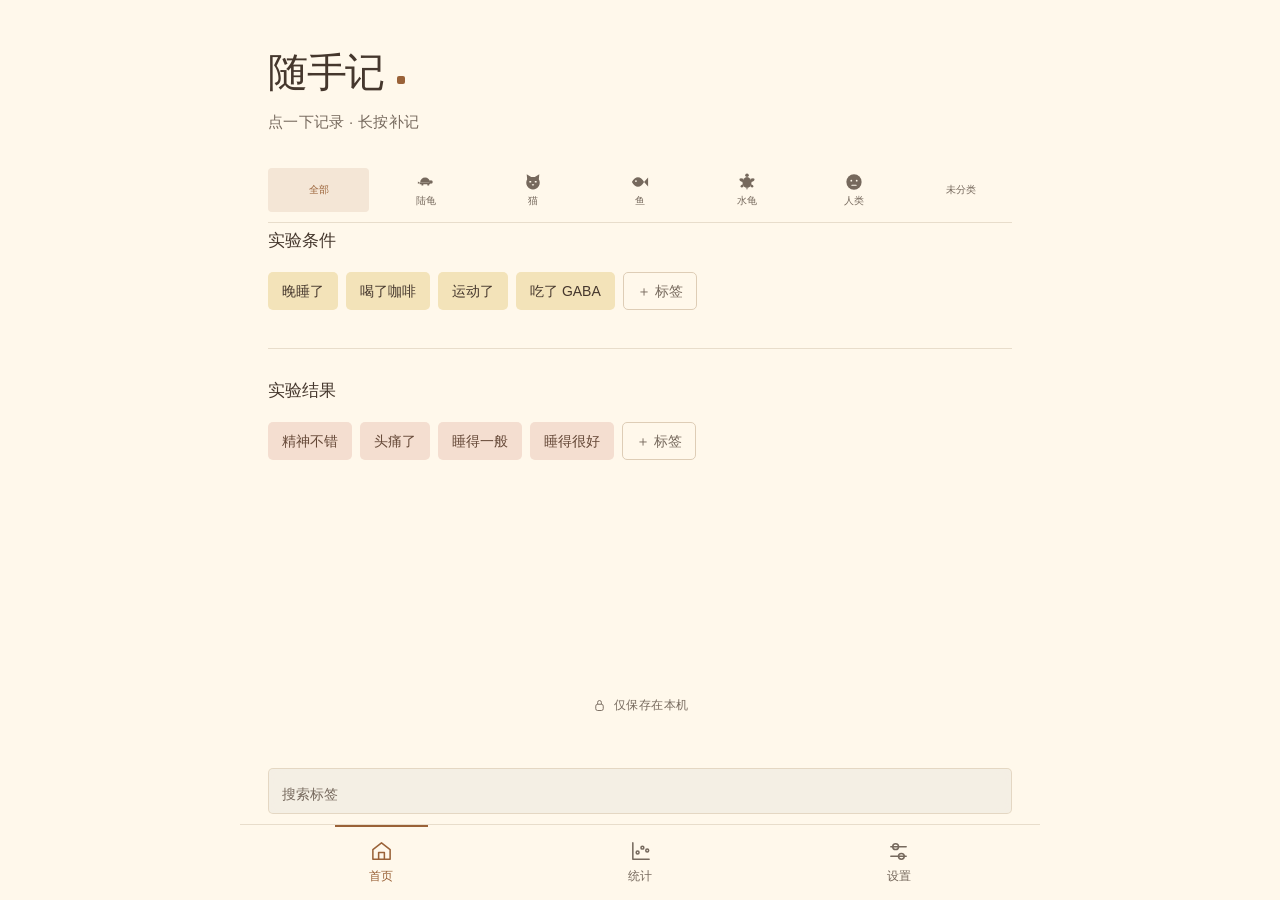
<file: index.html>
<!doctype html>
<html lang="zh-CN">
<head>
  <meta charset="UTF-8">
  <meta name="viewport" content="width=device-width, initial-scale=1, viewport-fit=cover">
  <meta name="theme-color" content="#fff8eb">
  <meta name="description" content="点一下，记一次。只保存在本机的实验记录。">
  <link rel="manifest" href="./manifest.webmanifest">
  <link rel="icon" href="./icon.svg" type="image/svg+xml">
  <link rel="apple-touch-icon" href="./icon-192.png">
  <link rel="stylesheet" href="./style.css?v=43">
  <title>随手记</title>
</head>
<body>
  <main class="app">
    <aside id="demo-banner" class="demo-banner" hidden>模拟数据 · 9月1日—29日<a href="./">返回真实记录</a></aside>
    <div id="page-home" class="page">
    <header><h1>随手记<span class="title-dot" aria-hidden="true"></span></h1><p>点一下记录 · 长按补记</p></header>
    <div id="home-icons" class="icon-choices" role="group" aria-label="按图标筛选标签"></div>
    <input id="home-search" type="search" aria-label="搜索标签" placeholder="搜索标签" autocomplete="off">
    <section aria-labelledby="conditions-title"><h2 id="conditions-title">实验条件</h2><div id="conditions" class="tags" aria-busy="true"></div></section>
    <section aria-labelledby="results-title"><h2 id="results-title">实验结果</h2><div id="results" class="tags results" aria-busy="true"></div></section>
    </div>
    <div id="page-stats" class="page" hidden>
      <header><h1>统计</h1><p>把发生的事，放在一起看</p></header>
      <section><h2>实验条件 <small>可多选</small></h2><div id="filter-conditions" class="tags"></div></section>
      <section><h2>实验结果 <small>选一个，可取消</small></h2><div id="filter-results" class="tags results"></div></section>
      <section class="stats-settings"><h2>统计设置 <small>适用于下方所有图表</small></h2><div class="chart-heading"><label class="period-label">周期<select id="timeline-unit"><option value="day">每天</option><option value="week">每周</option><option value="month">每月</option></select></label><label class="period-label">月份<input type="month" id="chart-month" aria-label="统计月份"></label><button id="all-time" class="quiet-button" type="button" aria-pressed="false">全部</button></div><div class="offset-controls"><span>结果对照条件</span><select id="offset-direction" aria-label="对照方向"><option value="0">同一周期</option><option value="1">前</option><option value="-1">后</option></select><input aria-label="偏移周期数" id="offset-count" type="number" min="1" max="365" step="1" value="1" disabled><span>个周期</span></div><p id="offset-help" class="chart-help"></p></section><section class="chart-section"><h2>周期对照</h2><p class="chart-help">每列以结果周期为准，条件按偏移对齐；左右滑动查看日期。</p><div id="dot-chart"></div><p id="point-detail" class="point-detail" role="status">点选圆点，查看具体时间。</p></section>
      <section class="scatter-section" data-needs-pair hidden>
        <h2>看看关联 <small id="association-kind">散点图</small></h2>
        <p id="association-help" class="chart-help">横轴看条件，纵轴看结果；每个点代表一个周期。</p>
        <div class="scatter-controls">
          <fieldset class="association-conditions"><legend>横轴条件 · 可多选</legend><div id="scatter-condition"></div></fieldset>

        </div>
        <p id="scatter-summary" class="chart-help" role="status"></p>
        <div id="scatter-plot"></div>
        <p id="scatter-detail" class="point-detail" role="status"></p>
        <p id="scatter-note" class="chart-help"></p>
      </section>
      <section class="scatter-section" data-needs-pair hidden><h2>看看关联 <small>时间段</small></h2><label class="period-label">实验条件 · 单选<select id="time-condition"></select></label><p class="chart-help">按每条条件记录的实际时刻，对照结果已记录与未记录；共用上方的周期与偏移。</p><div id="time-chart"></div><p id="time-detail" class="point-detail" role="status"></p><p class="chart-help">纵轴按本地时间精确到分钟，同周期多次记录分别绘制。未记录不等于未发生，关联不代表因果。</p></section>
      <section id="numeric-section" hidden><h2>数值趋势</h2><p class="chart-help">横轴为实际日期，纵轴为数值。每个点是一条记录，不按周期合并，也不使用条件偏移。</p><div id="numeric-charts"></div></section>
      <button id="view-records" class="records-entry" type="button">查看全部记录 <span>→</span></button>
    </div>
    <div id="page-records" class="page" hidden>
      <button id="records-back" type="button" class="quiet-button">← 返回统计</button>
      <header><h1>记录详情</h1><p>从新到旧，查看每一次记录</p></header>
      <div class="record-filters">
        <label>搜索标签<input id="records-search" type="search" placeholder="输入标签名称"></label>
        <label>分组<select id="records-group"><option value="">全部</option><option value="conditions">实验条件</option><option value="results">实验结果</option></select></label>
        <label>开始日期<input id="records-from" type="date"></label><label>结束日期<input id="records-to" type="date"></label>
      </div><button id="records-reset" class="quiet-button" type="button">清除筛选</button>
      <p id="records-summary" class="chart-help" role="status"></p><div id="records-list"></div><button id="records-more" type="button" class="quiet-button" hidden>加载更多</button>
    </div>
    <div id="page-settings" class="page" hidden>
      <header><h1>设置</h1><p>留下常用的标签</p></header>
      <p class="settings-help">点击标签所在行修改；删除后首页不再显示，历史记录保留。</p>
      <section><h2>实验条件</h2><div id="manage-conditions"></div></section>
      <section><h2>实验结果</h2><div id="manage-results"></div></section>
      <section><h2>应用更新 <small>v43</small></h2><button id="check-update" class="quiet-button" type="button">检查更新</button><button id="apply-update" class="quiet-button" type="button" hidden>更新并重启</button><p id="update-status" class="chart-help" role="status">联网后可检查新版本，更新不会删除本机记录。</p></section>
      <section><h2>数据备份</h2><p class="chart-help">导出当前浏览器的全部标签和记录，包含已删除标签。请将文件保存到“文件”App 或其他安全位置。</p><button id="export-backup" class="quiet-button" type="button">导出备份</button><p id="backup-status" class="chart-help" role="status"></p><a id="backup-download" hidden>保存备份文件</a><button id="backup-share" class="quiet-button" type="button" hidden>分享／存储到文件</button><label class="import-label">导入备份<input id="import-file" type="file" accept=".json,application/json"></label><p id="import-status" class="chart-help" role="status"></p><button id="import-confirm" class="quiet-button" type="button" hidden>确认覆盖当前数据</button></section>
      <details id="archived-section"><summary>已删除的标签 <span id="archived-count"></span></summary><div id="archived-tags"></div></details>
    </div>
    <p id="error" class="error" role="alert" hidden></p>
    <footer><svg viewBox="0 0 24 24" fill="none" stroke="currentColor" stroke-width="1.5" aria-hidden="true"><rect x="6" y="10" width="12" height="10" rx="3"/><path d="M9 10V7a3 3 0 0 1 6 0v3"/></svg><span id="storage-status">仅保存在本机</span></footer>
  </main>
  <nav class="tabbar" aria-label="主导航">
    <button type="button" data-page="home" aria-current="page"><svg viewBox="0 0 24 24" aria-hidden="true"><path d="m3 10 9-7 9 7v10H3Z"/><path d="M9 20v-7h6v7"/></svg><span>首页</span></button>
    <button type="button" data-page="stats"><svg viewBox="0 0 24 24" aria-hidden="true"><path d="M4 3v17h17"/><circle cx="9" cy="13" r="1.5"/><circle cx="14" cy="8" r="1.5"/><circle cx="19" cy="11" r="1.5"/></svg><span>统计</span></button>
    <button type="button" data-page="settings"><svg viewBox="0 0 24 24" aria-hidden="true"><path d="M4 7h16M4 17h16"/><circle cx="9" cy="7" r="3"/><circle cx="15" cy="17" r="3"/></svg><span>设置</span></button>
  </nav>
  <div id="toast" class="toast" hidden><span id="toast-text" role="status" aria-live="polite"></span><button id="undo" type="button">撤销</button></div>
  <dialog id="add-dialog">
    <form id="add-form">
      <div class="dialog-heading"><h2 id="dialog-title">添加标签</h2><button type="button" id="close-dialog" class="close" aria-label="关闭">×</button></div>
      <label for="tag-name">标签名称</label>
      <input id="tag-name" name="name" maxlength="24" placeholder="例如：喝了咖啡" autocomplete="off" required>
      <fieldset class="icon-field"><legend>分类图标（选填）</legend><div id="tag-icons" class="icon-choices"></div></fieldset>
      <label for="tag-type">记录类型</label><select id="tag-type"><option value="event">普通标签 · 点一下记录</option><option value="number">数值标签 · 输入数字</option></select>
      <label id="tag-unit-wrap" hidden>单位（可选）<input id="tag-unit" maxlength="16" placeholder="例如：g、kg、℃"></label>
      <p id="form-error" class="form-error" role="alert"></p>
      <button id="add-submit" class="submit" type="submit" disabled>添加标签</button>
    </form>
  </dialog>
  <dialog id="record-dialog"><form id="record-form">
    <div class="dialog-heading"><h2 id="record-title">补记</h2><button type="button" id="record-close" class="close" aria-label="关闭记录">×</button></div>
    <div id="backfill-fields"><label>日期<input id="record-date" type="date" required></label><label>时间<select id="record-time"><option value="10:00">早上 10:00</option><option value="18:00">下午 18:00</option><option value="23:00">晚上 23:00</option></select></label></div>
    <label id="record-value-wrap">数值 <span id="record-unit"></span><input id="record-value" type="number" step="any" inputmode="decimal" placeholder="请输入数字"></label>
    <p id="record-error" class="form-error" role="alert"></p><button id="record-submit" class="submit" type="submit">保存记录</button>
  </form></dialog>
  <script type="module" src="./app.js?v=43"></script>
</body>
</html>
</file>
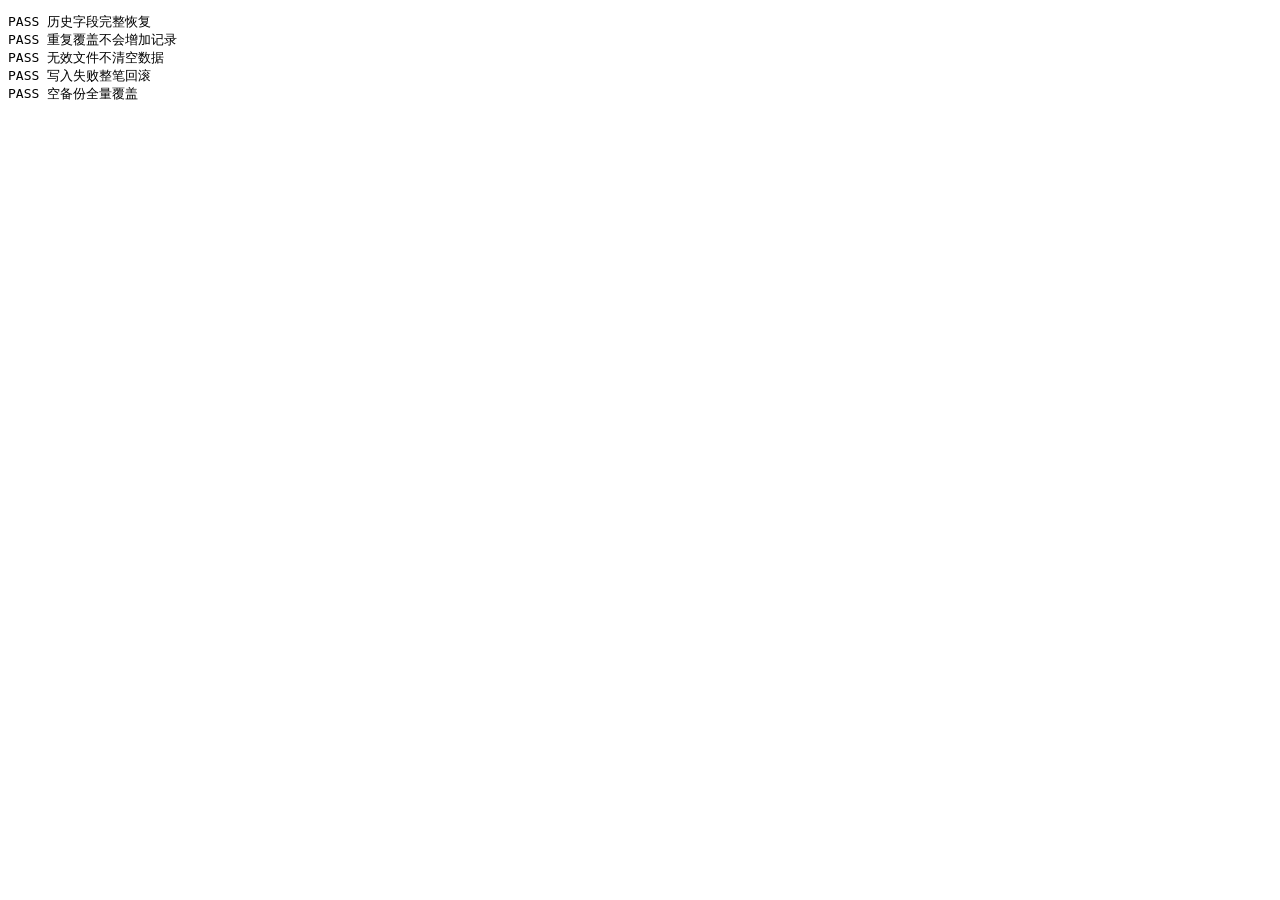
<file: tests/backup.html>
<!doctype html><meta charset="utf-8"><pre id="out">运行中</pre><script type="module">
import {openDatabase,exportBackup,importBackup} from '../storage.js?v=28';
const name='backup-test-'+crypto.randomUUID(),db=await openDatabase(name),lines=[];
const check=(v,s)=>{if(!v)throw Error(s);lines.push('PASS '+s)};
const data={format:'suishouji-backup',version:1,source:'personal',tags:[{id:'a',name:'A',group:'conditions',archived:true}],events:[{id:'e',tagId:'a',occurredAt:'2026-10-01T12:34:56Z',tagName:'旧名'}]};
try{
 await importBackup(db,data);let b=await exportBackup(db);check(b.tags[0].archived&&b.events[0].tagName==='旧名','历史字段完整恢复');
 await importBackup(db,data);check((await exportBackup(db)).events.length===1,'重复覆盖不会增加记录');
 let failed=false;try{await importBackup(db,{...data,events:[{id:'bad',tagId:'missing',occurredAt:'bad'}]})}catch{failed=true}check(failed&&(await exportBackup(db)).events.length===1,'无效文件不清空数据');
 failed=false;try{await importBackup(db,{...data,tags:[{...data.tags[0],group:'conditions'},{id:'b',name:'B',group:'results',extra:()=>{}}]})}catch{failed=true}check(failed&&(await exportBackup(db)).events.length===1,'写入失败整笔回滚');
 await importBackup(db,{...data,tags:[],events:[]});b=await exportBackup(db);check(!b.tags.length&&!b.events.length,'空备份全量覆盖');
 document.getElementById('out').textContent=lines.join('\n');
}catch(e){document.getElementById('out').textContent=lines.join('\n')+'\nFAIL '+e}finally{db.close();indexedDB.deleteDatabase(name)}
</script>
</file>
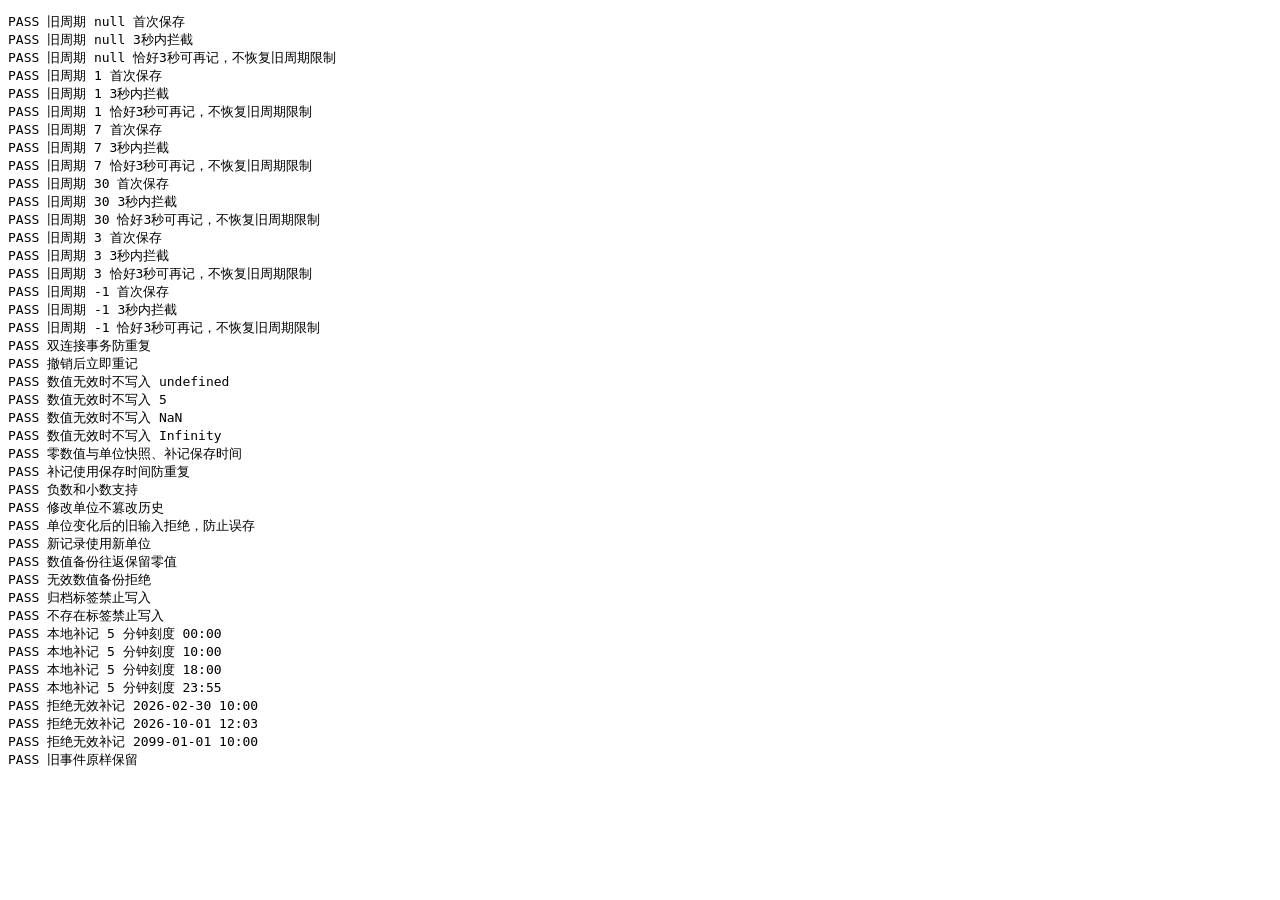
<file: tests/cycles.html>
<!doctype html><meta charset="utf-8"><title>记录与数值兼容验证</title><pre id="results">运行中</pre><script type="module">
import {openDatabase,recordOnce,exportBackup,importBackup,backfillTime} from '../storage.js?v=35';
const name='suishouji-test-'+crypto.randomUUID(),lines=[];let db,other;
const assert=(v,s)=>{if(!v)throw Error(s);lines.push('PASS '+s)};
const write=(store,op)=>new Promise((res,rej)=>{const tx=db.transaction(store,'readwrite');op(tx.objectStore(store));tx.oncomplete=res;tx.onabort=()=>rej(tx.error)});
const now=Date.parse('2026-10-05T15:00:00Z');
const event=(tagId,extra={})=>({id:crypto.randomUUID(),tagId,occurredAt:'2026-10-01T10:00:00.000Z',...extra});
try{
 db=await openDatabase(name);other=await openDatabase(name);
 for(const cycleDays of [null,1,7,30,3,-1]){
   const id=String(cycleDays);await write('tags',s=>s.add({id,name:id,group:'conditions',cycleDays}));
   assert((await recordOnce(db,event(id),now)).status==='saved','旧周期 '+id+' 首次保存');
   assert((await recordOnce(db,event(id),now+2999)).status==='cooldown','旧周期 '+id+' 3秒内拦截');
   assert((await recordOnce(db,event(id),now+3000)).status==='saved','旧周期 '+id+' 恰好3秒可再记，不恢复旧周期限制');
 }
 await write('tags',s=>s.add({id:'race',name:'并发',group:'results'}));
 const race=await Promise.all([recordOnce(db,event('race'),now),recordOnce(other,event('race'),now)]);
 assert(race.filter(r=>r.status==='saved').length===1&&race.some(r=>r.status==='cooldown'),'双连接事务防重复');
 const saved=race.find(r=>r.status==='saved').event;await write('events',s=>s.delete(saved.id));
 assert((await recordOnce(db,event('race'),now+1)).status==='saved','撤销后立即重记');
 await write('tags',s=>s.add({id:'n',name:'陆龟体重',group:'results',valueType:'number',unit:'g'}));
 for(const value of [undefined,'5',NaN,Infinity])assert((await recordOnce(db,event('n',{value}),now)).status==='invalid','数值无效时不写入 '+String(value));
 const n=await recordOnce(db,event('n',{value:0,backfilled:true}),now);
 assert(n.status==='saved'&&n.event.value===0&&n.event.unit==='g'&&n.event.recordedAt===now,'零数值与单位快照、补记保存时间');
 assert((await recordOnce(db,event('n',{value:12.5,occurredAt:'2026-09-01T00:00:00Z'}),now+10)).status==='cooldown','补记使用保存时间防重复');
 assert((await recordOnce(db,event('n',{value:-12.5}),now+3000)).status==='saved','负数和小数支持');
 await write('tags',s=>s.put({id:'n',name:'体重改名',group:'results',valueType:'number',unit:'kg'}));
 const before=await exportBackup(db);assert(before.events.find(e=>e.id===n.event.id).unit==='g','修改单位不篡改历史');
 assert((await recordOnce(db,event('n',{value:1.2,unit:'g'}),now+6000)).status==='invalid','单位变化后的旧输入拒绝，防止误存');
 const next=await recordOnce(db,event('n',{value:1.2}),now+6000);assert(next.event.unit==='kg','新记录使用新单位');
 await importBackup(db,await exportBackup(db));assert((await exportBackup(db)).events.some(e=>e.value===0),'数值备份往返保留零值');
 const bad=await exportBackup(db);bad.events[0].value='bad';let rejected=false;try{await importBackup(db,bad)}catch{rejected=true}assert(rejected,'无效数值备份拒绝');
 await write('tags',s=>s.put({id:'n',name:'体重改名',group:'results',archived:true}));assert((await recordOnce(db,event('n'),now+9000)).status==='unavailable','归档标签禁止写入');
 assert((await recordOnce(db,event('missing'),now)).status==='unavailable','不存在标签禁止写入');
 for(const time of ['00:00','10:00','18:00','23:55']){const d=backfillTime('2026-10-01',time,now);assert(d.getHours()===Number(time.slice(0,2))&&d.getMinutes()===Number(time.slice(3)),'本地补记 5 分钟刻度 '+time);}
 for(const [date,time] of [['2026-02-30','10:00'],['2026-10-01','12:03'],['2099-01-01','10:00']]){let failed=false;try{backfillTime(date,time,now)}catch{failed=true}assert(failed,'拒绝无效补记 '+date+' '+time);}
 const legacy={id:'legacy',tagId:'race',tagName:'历史',occurredAt:'2020-01-01T00:00:00Z',cycleDays:7};await write('events',s=>s.add(legacy));
 assert(JSON.stringify((await exportBackup(db)).events.find(e=>e.id==='legacy'))===JSON.stringify(legacy),'旧事件原样保留');
 document.getElementById('results').textContent=lines.join('\n');
}catch(e){document.getElementById('results').textContent=lines.join('\n')+'\nFAIL '+e;}
finally{db?.close();other?.close();indexedDB.deleteDatabase(name)}
</script>
</file>
<file: style.css>
:root{font-family:-apple-system,BlinkMacSystemFont,"Segoe UI","PingFang SC","Hiragino Sans GB","Microsoft YaHei",sans-serif;color:#292d38;background:#f9faf6;font-synthesis:none;-webkit-tap-highlight-color:transparent;color-scheme:light}
*{box-sizing:border-box}body{margin:0}button,input{font:inherit}button{cursor:pointer;touch-action:manipulation}button:focus-visible,input:focus-visible{outline:3px solid #749282;outline-offset:5px}button:disabled{cursor:wait;opacity:.55}.app{max-width:620px;margin:auto;min-height:100svh;padding:76px 36px 30px;display:flex;flex-direction:column}header{margin-bottom:62px}h1{font-size:44px;letter-spacing:-2px;line-height:1.2;margin:0;font-weight:720;display:flex;align-items:center;gap:13px}.title-dot{height:8px;width:8px;border-radius:50%;background:#89a492;margin-top:15px}header p{font-size:18px;color:#90958e;letter-spacing:2px;margin:17px 0 0}section+section{margin-top:47px}h2{font-size:19px;letter-spacing:1px;font-weight:650;margin:0 0 20px}.tags{display:flex;flex-wrap:wrap;gap:13px 11px}.tag{border:0;border-radius:999px;padding:16px 24px;min-height:55px;background:#e5eddf;color:#354238;font-size:18px;line-height:1.3;transition:background .15s,transform .15s;max-width:100%;overflow-wrap:anywhere}.results .tag{background:#eee8f7;color:#51485e}.tag:hover{background:#d9e5d2}.results .tag:hover{background:#e4daf1}.tag:active{transform:scale(.96)}.tag.recorded,.tag.recorded:hover{background:#7e9e8a;color:#fff}.results .tag.recorded,.results .tag.recorded:hover{background:#9b86b4;color:#fff}.tag.add{border:1.5px dashed #ccd8c9;color:#879481;background:transparent;padding:14.5px 22.5px}.results .tag.add{border-color:#d7cce5;color:#9b89af;background:transparent}.tag.add:hover{background:#ffffffa0}footer{display:flex;justify-content:center;align-items:center;gap:7px;margin-top:auto;padding-top:95px;font-size:12px;color:#989e95;letter-spacing:.5px}footer svg{width:15px;height:15px;flex-shrink:0}.toast{position:fixed;bottom:max(62px,env(safe-area-inset-bottom));left:50%;transform:translateX(-50%);width:calc(100% - 40px);max-width:548px;padding:17px 20px;display:flex;align-items:center;gap:16px;border-radius:18px;background:#eef2eb;box-shadow:0 8px 30px #3643320a;color:#455147;font-size:14px;z-index:2}.toast[hidden]{display:none}.toast span{flex:1;overflow-wrap:anywhere}.toast button{border:0;padding:8px 0 8px 12px;color:#587863;background:transparent;white-space:nowrap;font-weight:600}.error{color:#a44f46;font-size:14px;line-height:1.6}dialog{border:0;border-radius:24px;width:calc(100% - 40px);max-width:400px;padding:27px;background:#f9faf6;color:#292d38;box-shadow:0 24px 100px #202c3029}dialog::backdrop{background:#242c284d;backdrop-filter:blur(4px)}.dialog-heading{display:flex;align-items:center;justify-content:space-between;margin-bottom:24px}.dialog-heading h2{margin:0}.close{border:0;background:transparent;font-size:28px;color:#8a9188;padding:0 5px}label{display:block;font-size:14px;margin-bottom:10px;color:#70796f}input{width:100%;border:1px solid #d8dfd4;border-radius:12px;background:#fff;padding:14px;font-size:17px;color:#292d38}.form-error{min-height:20px;margin:9px 0;font-size:13px;color:#a44f46}.submit{width:100%;border:0;border-radius:13px;background:#7e9e8a;color:#fff;padding:14px;font-weight:600}.submit:hover{background:#6f907b}@media(max-width:480px){.app{padding:53px 25px 25px}h1{font-size:38px}header{margin-bottom:49px}header p{font-size:16px}h2{font-size:18px}.tag{font-size:17px;padding:15px 21px;min-height:53px}.tag.add{padding:13.5px 19.5px}.tags{gap:12px 10px}section+section{margin-top:42px}}@media(prefers-reduced-motion:reduce){*{transition:none!important}}
[hidden]{display:none!important}.app{padding-bottom:110px}.page{width:100%}.tabbar{position:fixed;bottom:0;left:0;right:0;z-index:3;display:flex;justify-content:center;background:#f9faf6f5;border-top:1px solid #e8ece3;padding:8px 15px max(10px,env(safe-area-inset-bottom));backdrop-filter:blur(14px)}.tabbar button{width:160px;max-width:33.33%;border:0;background:transparent;color:#969d92;padding:5px;display:flex;flex-direction:column;align-items:center;gap:5px;font-size:12px}.tabbar svg{width:23px;height:23px;fill:#f9faf6;stroke:currentColor;stroke-width:1.6;stroke-linejoin:round;stroke-linecap:round}.tabbar button[aria-current]{color:#5f816b;font-weight:650}.toast{bottom:calc(85px + env(safe-area-inset-bottom))}small{font-size:12px;font-weight:400;color:#94998f;letter-spacing:0;margin-left:8px}.settings-help,.chart-help{font-size:13px;line-height:1.8;color:#858c80;margin:0 0 25px}.manage-row{display:flex;align-items:center;justify-content:space-between;gap:16px;padding:17px 0;border-bottom:1px solid #e7ebe2}.manage-row span{overflow-wrap:anywhere;min-width:0}.quiet-button,.manage-row button{background:transparent;border:0;color:#8c766e;padding:10px 4px;font-size:14px;flex-shrink:0}.manage-row .restore{color:#668671}.empty{font-size:14px;color:#969c91;padding:18px 0}details{margin-top:35px;font-size:14px;color:#88907f}summary{cursor:pointer;padding:15px 0}.chart-heading{display:flex;align-items:center;gap:12px;flex-wrap:wrap}.chart-heading h2{margin:0;flex:1}.period-label{font-size:12px;margin:0;color:#899080}.period-label input{display:block;width:150px;font-size:13px;padding:8px;margin-top:5px;background:transparent}.chart-heading .quiet-button{color:#7e8979}.quiet-button[aria-pressed=true]{color:#51735e;text-decoration:underline;text-underline-offset:5px}#page-stats header{margin-bottom:38px}#page-stats section+section{margin-top:30px}#page-stats .tag{font-size:14px;padding:11px 16px;min-height:42px;background:transparent;border:1px solid #dce3d5;color:#89917f}#page-stats .tag[aria-pressed=true]{background:#e0ebd9;border-color:#b9cdb0;color:#43583c}#page-stats .results .tag[aria-pressed=true]{background:#ebe3f5;border-color:#d0bce5;color:#665279}.chart-help{margin:15px 0 8px}.dot-row{margin:20px 0}.dot-row-heading{display:flex;align-items:baseline;justify-content:space-between;gap:10px;font-size:13px}.dot-row-heading span:first-child{overflow-wrap:anywhere}.dot-count{color:#939b8a;font-size:12px;white-space:nowrap}.dot-track{width:100%;display:block;height:42px;overflow:visible}.dot-track line{stroke:#e3e8de;stroke-width:1}.dot-track circle{fill:#80a36d;stroke:#f9faf6;stroke-width:1.5;cursor:pointer}.dot-row.result circle{fill:#ac8cc5}.dot-track circle:focus{outline:none;stroke:#3d5136;stroke-width:2.5}.date-axis{display:flex;justify-content:space-between;color:#929a89;font-size:11px}.point-detail{font-size:12px;color:#798471;line-height:1.8;min-height:44px;margin-top:20px}#page-stats .empty{line-height:1.8}footer{padding-top:70px}
.cycle-fieldset{border:0;padding:0;margin:23px 0 0;min-width:0}.cycle-toggle{display:flex;align-items:center;justify-content:space-between;gap:12px;color:#626e5f;margin:0 0 14px}.cycle-toggle input{width:19px;height:19px;accent-color:#7e9e8a;cursor:pointer}.cycle-slider{--selected:0;position:relative;display:grid;grid-template-columns:repeat(4,1fr);padding:4px;border-radius:13px;background:#e9eee4}.cycle-thumb{position:absolute;top:4px;bottom:4px;left:4px;width:calc((100% - 8px)/4);transform:translateX(calc(var(--selected)*100%));transition:transform .18s ease;background:#fff;border-radius:10px;box-shadow:0 2px 6px #3542380d}.cycle-slider label{margin:0;position:relative;cursor:pointer;text-align:center;color:#8a9484;font-size:14px}.cycle-slider input{position:absolute;opacity:0;width:1px;height:1px}.cycle-slider span:not(.cycle-thumb){display:block;padding:11px 0}.cycle-slider input:checked+span{color:#52735c;font-weight:600}.cycle-slider input:focus-visible+span{outline:2px solid #749282;outline-offset:1px;border-radius:9px}.custom-days-wrap{margin:15px 0 0}.custom-days-wrap input{margin-top:9px}.cycle-hint{font-size:12px;color:#879180;line-height:1.7;margin:12px 0 0}.submit:disabled,.submit:disabled:hover{background:#dce1d8;color:#99a193;opacity:1;cursor:not-allowed}dialog{max-height:calc(100svh - 40px);overflow:auto}
.timestamp-option{margin-top:22px}.timestamp-option .cycle-toggle{margin-bottom:5px}.timestamp-option .cycle-hint{margin-top:0}
.manage-row{padding:0;gap:0;align-items:stretch}.manage-row .edit-tag{flex:1;min-width:0;text-align:left;color:#292d38;padding:20px 16px 20px 0;white-space:normal;overflow-wrap:anywhere;font-size:16px}.manage-row .edit-tag:hover{color:#5f816b}.manage-row>button:not(.edit-tag){padding:16px 4px 16px 16px}
.demo-banner{display:flex;justify-content:space-between;align-items:center;gap:12px;flex-wrap:wrap;background:#f0eddf;color:#827752;border-radius:12px;padding:12px 14px;font-size:12px;margin-bottom:26px}.demo-banner a{color:#6d785d;text-underline-offset:3px}
.scatter-section{border-top:1px solid #e2e8dc;padding-top:30px}.scatter-controls{display:grid;grid-template-columns:1fr 1fr;gap:14px}.scatter-controls label{min-width:0;font-size:12px}.scatter-controls select{display:block;width:100%;margin-top:8px;padding:10px 6px;border:1px solid #dce3d5;border-radius:10px;background:#f9faf6;color:#52624b;font:inherit;font-size:13px}.scatter-controls select:focus-visible{outline:2px solid #749282;outline-offset:2px}#scatter-plot{font-size:13px;color:#85907d;line-height:1.7}#scatter-plot svg{width:100%;display:block;overflow:visible}.scatter-grid{stroke:#e5eadf;stroke-width:1}.scatter-tick{fill:#7a8671;font-size:10px}.scatter-axis-title{fill:#52624b;font-size:11px}.scatter-dot{fill:#a18ab6;opacity:.85;cursor:pointer}.scatter-dot:hover,.scatter-dot:focus{fill:#715588;opacity:1;outline:none;stroke:#493653;stroke-width:2}.scatter-cluster-count{fill:#fff;font-size:10px;pointer-events:none}
.quadrant-axis{font-size:12px;color:#65735d;line-height:1.7;margin:0 0 12px}.quadrant-grid{display:grid;grid-template-columns:1fr 1fr;gap:2px;background:#dfe5d8;border:1px solid #dfe5d8;border-radius:14px;overflow:hidden}.quadrant-cell{border:0;background:#f2f4ee;color:#66715e;text-align:center;padding:22px 12px;display:flex;flex-direction:column;align-items:center;gap:6px;min-width:0}.quadrant-cell[data-y="1"]{background:#eee9f5}.quadrant-cell[data-x="1"][data-y="1"]{background:#e2eadb}.quadrant-cell:hover{filter:brightness(.97)}.quadrant-cell:focus-visible{outline:3px solid #7e9e8a;outline-offset:-4px}.quadrant-label{font-size:12px;overflow-wrap:anywhere}.quadrant-cell strong{font-size:32px;font-weight:600;line-height:1.3;margin-top:8px;color:#47563f}.quadrant-percent{font-size:11px;color:#7b8573}.quadrant-comparison{font-size:13px;line-height:1.9;color:#5d6d53;margin:18px 0}

.association-conditions{grid-column:1/-1;border:0;padding:0;margin:0}.association-conditions legend{font-size:13px;margin-bottom:10px}#scatter-condition{display:flex;gap:10px;flex-wrap:wrap}#scatter-condition label{display:flex;align-items:center;gap:6px;font-size:14px}#scatter-condition input{width:18px;height:18px;accent-color:#667f56}#scatter-condition label:has(input:disabled){opacity:.4}.association-conditions small{display:block;margin-top:8px;color:#78836d}.quadrant-cell{align-items:stretch;padding:16px 10px;justify-content:flex-start}.quadrant-cell h3{font-size:12px;font-weight:500;margin:0 0 12px;line-height:1.7}.quadrant-tag{display:flex;align-items:center;gap:9px;border:0;background:transparent;color:var(--tag-color);text-align:left;padding:7px 0;min-height:74px;font-size:13px;overflow-wrap:anywhere}.quadrant-bubble{flex-shrink:0;border-radius:50%;display:flex;align-items:center;justify-content:center;background:var(--tag-color);color:white;font-weight:600}.quadrant-tag:focus-visible{outline:2px solid var(--tag-color);border-radius:8px}
.quadrant-grid>.quadrant-cell{margin:0}

/* Concept B: unfilled quadrants; exact per-cell proportional bars. */
.quadrant-grid{gap:0;background:transparent;border:0;border-radius:0;overflow:visible}
#page-stats .quadrant-grid>.quadrant-cell{margin:0;background:transparent;padding:20px 14px;gap:12px;border:0}
.quadrant-cell:hover{filter:none}
#page-stats .quadrant-cell[data-x="0"]{border-right:1px solid #d9ddd6}
#page-stats .quadrant-cell[data-y="1"]{border-bottom:1px solid #d9ddd6}
.quadrant-tag{position:relative;isolation:isolate;display:block;width:100%;min-height:44px;padding:0;border:0;border-radius:24px;background:transparent;color:#fff;text-align:left}
.quadrant-bar{position:absolute;inset:0 auto 0 0;width:var(--tag-width);border-radius:24px;background:var(--tag-color);z-index:-1}
.quadrant-tag-text{display:flex;align-items:center;justify-content:space-between;gap:8px;width:max-content;min-width:min(100%,110px);max-width:100%;padding:11px 12px;font-size:13px;line-height:1.6}
.quadrant-tag-name{overflow-wrap:anywhere}.quadrant-tag-count{flex-shrink:0;font-weight:700}
.quadrant-tag[data-short="true"]{color:#303b32}.quadrant-tag[data-short="true"] .quadrant-bar{opacity:.25}
.quadrant-tag:focus-visible{outline-offset:3px;border-radius:24px}
@media(max-width:420px){#page-stats .quadrant-grid>.quadrant-cell{padding:16px 8px}.quadrant-tag-text{padding:10px 7px;font-size:12px;min-width:0;gap:6px}.quadrant-cell h3{font-size:11px}}

#dot-chart{overflow-x:auto}.aligned-timeline{display:block;max-width:none}.timeline-band{fill:transparent}.timeline-band.result-period{fill:#eee7f4}.timeline-guide{stroke:#dfe4db;stroke-width:1}.timeline-active{stroke:#9672ae;stroke-width:2;pointer-events:none}.timeline-name{font-size:12px;fill:#52624b}.timeline-date{font-size:10px;fill:#788471}.timeline-dot{cursor:pointer;stroke:#f9faf6;stroke-width:2}.timeline-dot.recorded{fill:#80a36d}.timeline-dot.unrecorded{fill:#d9dfd4}.timeline-dot.outcome.recorded{fill:#aa86c0}.timeline-dot.selected{stroke:#705481;stroke-width:3}.timeline-dot:focus-visible{outline:none;stroke:#705481;stroke-width:3}.timeline-count{fill:white;font-size:8px;pointer-events:none}#timeline-unit{display:block;padding:8px;border:1px solid #dce3d5;border-radius:8px;background:transparent;color:#52624b;margin-top:5px}

.offset-controls{display:flex;align-items:center;flex-wrap:wrap;gap:10px;margin:18px 0 8px;font-size:12px;color:#65735d}.offset-controls label{margin:0;font-size:11px}.offset-controls select,.offset-controls input{display:block;background:transparent;border:1px solid #dce3d5;border-radius:8px;padding:8px;color:#52624b;margin-top:4px}.offset-controls input{width:68px}.offset-controls input:disabled{opacity:.4}

#time-condition{display:block;margin-top:8px;padding:10px;border:1px solid #dce3d5;border-radius:8px;background:transparent;color:#52624b}.time-band-table{width:100%;border-collapse:collapse;margin-top:20px;font-size:12px;color:#52624b}.time-band-table th{text-align:left;font-weight:500;padding:12px 4px}.time-band-table td{padding:12px 4px;border-top:1px solid #e1e6dc}.time-band-rate{position:relative;isolation:isolate;background:transparent;border:0;width:100%;min-width:75px;text-align:left;padding:10px;border-radius:8px;color:#3b593b}.time-band-rate:before{content:'';position:absolute;inset:0 auto 0 0;width:var(--rate);background:#dce9d5;border-radius:8px;z-index:-1}

.stats-settings{padding:22px 0;border-top:1px solid #e2e8dc;border-bottom:1px solid #e2e8dc}.stats-settings h2 small{font-size:11px;letter-spacing:0}.stats-settings .chart-heading{justify-content:flex-start;gap:20px}

.time-scatter{display:block;width:100%;overflow:visible;margin-top:20px}

.records-entry{display:flex;justify-content:space-between;width:100%;margin-top:32px;padding:20px 0;background:transparent;border:0;border-top:1px solid #dfe5d8;color:#52624b;font-size:15px}.record-filters{display:grid;grid-template-columns:1fr 1fr;gap:14px}.record-filters label{font-size:12px;min-width:0}.record-filters input,.record-filters select{display:block;width:100%;min-width:0;padding:10px;margin-top:8px;background:transparent;border:1px solid #dce3d5;border-radius:8px;color:#52624b}#page-records header{margin:24px 0 30px}#page-records h1{font-size:32px}.record-card{margin:0;border-bottom:1px solid #e2e8dc}.record-card summary{display:flex;justify-content:space-between;gap:12px;align-items:center;padding:18px 0}.record-card strong{font-size:14px;font-weight:500;overflow-wrap:anywhere}.record-card time{font-size:11px;flex-shrink:0}.record-card p{font-size:12px;line-height:1.8;margin:0 0 18px}#records-more{margin-top:20px}

.import-label{display:block;margin-top:24px;font-size:14px}.import-label input{display:block;margin-top:12px;width:100%;font-size:12px}
/* Keep navigation outside the scrolling content, including after native pickers. */
html{height:100%;overflow:hidden}
body{height:100vh;height:100dvh;overflow:hidden;display:grid;grid-template-rows:minmax(0,1fr) auto;grid-template-columns:minmax(0,1fr)}
.app{width:100%;min-width:0;min-height:0;height:100%;overflow-y:auto;overscroll-behavior-y:none;padding-bottom:32px;scroll-padding-block:24px}
.app>.page,.app>aside,.app>footer{flex-shrink:0}
.tabbar{position:relative;bottom:auto;left:auto;right:auto}
#import-file,#import-confirm{scroll-margin-block:24px}

#home-search{width:100%;margin:0 0 30px;padding:13px 16px;border:1px solid #dce3d5;border-radius:14px;background:transparent;color:#354238;font-size:16px}.tag.home-expand{background:transparent;color:#788770;font-size:14px;border:1px solid #dce3d5}

/* Numeric tags retain each group's hue; feedback survives tag reordering. */
.tag.numeric-tag{background:#c6ddbb;color:#365c2e;border:1px solid #8fab80}
.results .tag.numeric-tag{background:#d5c2e6;color:#624275;border:1px solid #b195c5}
#page-stats .tag.numeric-tag{border:2px solid #8fab80}
#page-stats .results .tag.numeric-tag{border-color:#b195c5}
#page-home .tag:active,#page-home .tag.pressing,#page-home .tag.recorded{background:#50734b;color:#fff;opacity:1}
#page-home .results .tag:active,#page-home .results .tag.pressing,#page-home .results .tag.recorded{background:#78578e;color:#fff}
#page-home .tag{-webkit-touch-callout:none;user-select:none;transition:background .12s,color .12s}
#tag-type,#record-time{display:block;width:100%;padding:12px;border:1px solid #dce3d5;border-radius:10px;background:#f9faf6;color:#52624b;font:inherit}
#record-dialog input{width:100%;min-width:0}#record-dialog h2{overflow-wrap:anywhere;font-size:18px}
#numeric-charts svg{width:100%;display:block}.numeric-chart{margin-top:24px}.numeric-chart h3{font-size:15px;font-weight:500}.numeric-line{fill:none;stroke:#688e56;stroke-width:2}.numeric-chart.result .numeric-line{stroke:#9670af}.numeric-point{fill:#688e56;stroke:#fff;stroke-width:2;cursor:pointer}.numeric-chart.result .numeric-point{fill:#9670af}.numeric-point:focus{outline:none;stroke:#283d29;stroke-width:3}

.tag-icon{width:24px;height:24px;object-fit:contain;vertical-align:middle;flex-shrink:0;margin-right:7px}.icon-choices{display:flex;gap:8px;flex-wrap:wrap;margin-bottom:18px}.icon-choice{display:flex;flex-direction:column;align-items:center;justify-content:center;gap:5px;min-width:48px;min-height:56px;padding:8px;border:1px solid transparent;border-radius:12px;background:transparent;color:#788770;font-size:11px}.icon-choice .tag-icon{margin:0;width:28px;height:28px}.icon-choice[aria-pressed=true]{background:#e5eddf;border-color:#a8b99e;color:#354238}.icon-field{border:0;padding:0;margin:22px 0 0}.icon-field legend{font-size:14px;margin-bottom:12px}

/* Use the SVG silhouette with the surrounding text color. */
.tag-icon{display:inline-block;background-color:currentColor;-webkit-mask:var(--icon-url) center/contain no-repeat;mask:var(--icon-url) center/contain no-repeat}

/* Center icons against the full text block, including wrapped labels. */
.tag,.manage-row .edit-tag{display:inline-flex;align-items:center;gap:4px}.tag{justify-content:center}.tag>.tag-icon,.edit-tag>.tag-icon{margin-right:0}.tag-label{min-width:0;overflow-wrap:anywhere}

.offset-controls select,.offset-controls input{margin-top:0;min-height:36px;font:inherit}
:root{--material:#f2f0ec;--ink:#343330;--muted:#77736d;--raised:6px 6px 14px #d7d3cd,-6px -6px 14px #fff;--inset:inset 4px 4px 9px #d9d5cf,inset -4px -4px 9px #fff;background:var(--material);color:var(--ink)}
.app{max-width:800px;padding:48px 28px 30px}header{margin-bottom:36px}h1{font-size:40px;letter-spacing:-1.5px;color:#2e2d2a}header p{color:var(--muted);font-size:15px;letter-spacing:1px}h2{color:var(--ink)}.title-dot{background:#a58a68;box-shadow:2px 2px 5px #d8d0c4,-2px -2px 5px white}section+section{margin-top:38px}.tags{gap:16px 13px}
.tag,#page-stats .tag,.icon-choice,.quiet-button,.records-entry,.field-confirm,.sheet-pagination button{background:var(--material);color:var(--ink);border:0;box-shadow:var(--raised);border-radius:16px;min-height:44px}.tag{padding:16px 22px}.results .tag{background:var(--material);color:#625b69}.tag:hover,.results .tag:hover{background:#eae7e1}.tag.numeric-tag,.results .tag.numeric-tag{background:var(--material);border:0;box-shadow:var(--raised),inset 0 -3px #8e9b8c}.results .tag.numeric-tag{box-shadow:var(--raised),inset 0 -3px #a095a8}.tag.add,.results .tag.add,.tag.home-expand{background:var(--material);border:0;color:var(--muted);box-shadow:var(--inset)}
#page-home .tag:active,#page-home .tag.pressing,#page-home .tag.recorded{background:#454b43;box-shadow:inset 3px 3px 7px #323830,inset -3px -3px 7px #60675d}#page-home .results .tag.recorded{background:#665c70}
.icon-choices{gap:12px}.icon-choice{min-width:48px;min-height:60px;padding:8px 9px}.icon-choice[aria-pressed=true],#page-stats .tag[aria-pressed=true]{background:#e3e0d9;box-shadow:var(--inset);color:#343330;border:0}#page-stats .results .tag[aria-pressed=true]{background:#e7e0e9;color:#62566c;border:0}.tabbar{width:calc(100% - 24px);max-width:776px;margin:0 auto 12px;border:0;border-radius:23px;background:var(--material);box-shadow:var(--raised);padding:10px 12px max(10px,env(safe-area-inset-bottom));gap:12px;backdrop-filter:none}.tabbar button{flex:1;max-width:none;min-height:55px;color:var(--muted);border-radius:16px}.tabbar button[aria-current]{background:#e4e1da;box-shadow:var(--inset);color:#454b43}.tabbar svg{fill:none}.toast{background:var(--material);box-shadow:var(--raised);color:var(--ink)}
input,select,#home-search,#tag-type,#record-time,.record-filters input,.record-filters select,.scatter-controls select,#timeline-unit,.offset-controls input,.offset-controls select,#time-condition{border:0;border-radius:13px;background:var(--material);box-shadow:var(--inset);color:var(--ink);min-height:44px}input:focus,select:focus{background:#e8e4dc}input[aria-invalid=true]{background:#f0dadd}input::placeholder{color:#77736d}.quiet-button{padding:12px 16px;margin:6px 8px 6px 0}.manage-row .edit-tag{color:var(--ink);box-shadow:none;background:transparent}.settings-help,.chart-help,.empty,.point-detail,footer,small,.period-label{color:var(--muted)}.records-entry{padding:18px}.stats-settings{padding:24px 18px;border:0;border-radius:20px;box-shadow:var(--inset)}button:disabled{cursor:not-allowed}.icon-field{margin-top:16px}.icon-field legend{margin-bottom:12px}.icon-field .icon-choice{min-width:43px;min-height:50px}.icon-field .icon-choices{gap:9px;margin-bottom:0}
/* Bottom sheets use pages, never a scrolling form. */
dialog{position:fixed;inset:auto 0 0;margin:0 auto;width:100%;max-width:800px;max-height:calc(var(--available-height,100dvh)*.66);padding:20px 24px max(18px,env(safe-area-inset-bottom));border-radius:26px 26px 0 0;background:var(--material);box-shadow:0 -10px 40px #35322d26;overflow:hidden}dialog::backdrop{background:#35322d55;backdrop-filter:blur(3px)}dialog form{display:flex;flex-direction:column;gap:0;overflow:hidden}dialog .dialog-heading{margin-bottom:12px}dialog .dialog-heading h2{font-size:18px}dialog .close{min-width:44px;min-height:44px;color:#625e57}dialog label{color:var(--muted);font-size:13px;margin:0 0 7px}dialog input,dialog select{font-size:16px;min-height:46px}dialog .sheet-page{min-height:174px}dialog .sheet-page>label:not(:first-child){margin-top:18px}dialog .form-error{margin:8px 0;min-height:22px}dialog .submit{min-height:48px;background:#454b43;border-radius:15px;box-shadow:4px 4px 9px #d4cfc6,-4px -4px 9px #fff}dialog .submit:disabled{background:#e3dfd7;color:#817c73}.sheet-pagination{display:flex;justify-content:center;align-items:center;gap:22px;margin:6px 0 14px;font-size:13px}.sheet-pagination button{width:44px;padding:8px}.sheet-pagination button:disabled{box-shadow:none;opacity:.4}.discard-confirm{position:absolute;inset:0;background:var(--material);padding:32px 24px;display:flex;flex-direction:column;justify-content:center;gap:14px;z-index:2}.discard-confirm button{padding:14px;border:0;border-radius:14px;background:var(--material);color:var(--ink);box-shadow:var(--raised);min-height:48px}.discard-confirm button:last-child{color:#8b3845}.field-mode .sheet-page,.field-mode .sheet-pagination,.field-mode .form-error,.field-mode .submit{display:none}.panel-value{display:block;padding:14px;border-radius:13px;box-shadow:var(--inset);font-size:20px;color:var(--ink);min-height:50px}.field-confirm{width:100%;margin-top:14px;min-height:46px;font-weight:600}.number-pad{display:grid;grid-template-columns:repeat(3,1fr);gap:8px;margin-top:14px}.number-pad button,.calendar-grid button,.calendar-nav button{border:0;background:var(--material);color:var(--ink);border-radius:10px;min-height:38px;box-shadow:2px 2px 5px #d7d3cd,-2px -2px 5px #fff}.calendar-nav{display:flex;justify-content:space-between;gap:12px;margin:10px 0}.calendar-nav button{padding:4px 12px}.calendar-nav button:disabled{opacity:1;box-shadow:none}.calendar-grid{display:grid;grid-template-columns:repeat(7,1fr);gap:5px;text-align:center;font-size:13px}.calendar-grid>span{min-height:20px}.calendar-grid button[aria-pressed=true]{background:#ddd8cd;box-shadow:var(--inset)}.calendar-grid button:disabled{opacity:.35}.field-panel{overflow:hidden}
@media(max-width:480px){.app{padding:34px 22px 24px}h1{font-size:36px}.tag{font-size:16px;padding:15px 20px}header{margin-bottom:30px}#home-icons{gap:10px}#home-icons .icon-choice{flex:1;min-width:46px}.tabbar{margin-bottom:8px}dialog{padding:12px 18px max(14px,env(safe-area-inset-bottom))}.icon-field .icon-choice{flex:1;min-width:37px;padding:7px 3px}.icon-field .icon-choices{gap:7px}dialog .sheet-page{min-height:168px}.record-filters{gap:12px}.chart-heading{gap:12px}}
@media(prefers-reduced-motion:reduce){*{scroll-behavior:auto!important;animation:none!important}}
#home-icons{display:grid;grid-template-columns:repeat(7,minmax(0,1fr));gap:9px}#home-icons .icon-choice{min-width:0;padding:7px 2px;font-size:10px}#home-icons .tag-icon{width:23px;height:23px}
.floating-field{position:relative;padding-top:23px;min-width:0;margin-bottom:12px}.floating-field>label{margin:0}.floating-caption{position:absolute;top:39px;left:14px;color:var(--muted);pointer-events:none;font-size:14px;line-height:20px;transition:top .14s,font-size .14s}.floating-field.has-value .floating-caption,.floating-field.focused .floating-caption,.floating-field:has(input[type=date],input[type=month],input[readonly]) .floating-caption{top:0;left:2px;font-size:12px}.floating-field input{margin:0!important;width:100%}.floating-field input::placeholder{color:transparent}.floating-field:has(>label[hidden]){display:none}#home-search{margin-bottom:0}dialog .sheet-page{min-height:195px}dialog .floating-field{margin-bottom:8px}dialog .icon-field{margin-top:8px}dialog .floating-field input[aria-invalid=true]{background:#efd4d9}dialog .icon-field legend{font-size:12px}dialog .form-error{font-size:12px;line-height:1.5}.record-filters>label:has(.floating-field){min-width:0}
.panel-caption{font-size:12px;color:var(--muted);margin:0 0 7px 2px}.time-wheels{display:grid;grid-template-columns:1fr 1fr;gap:18px;margin-top:14px}.time-wheel{position:relative;height:144px;overflow-y:auto;overscroll-behavior:contain;scroll-snap-type:y mandatory;border-radius:14px;box-shadow:var(--inset);padding:48px 8px}.time-wheel button{display:block;min-height:44px;width:100%;border:0;background:transparent;color:var(--ink);scroll-snap-align:center;font:inherit;border-radius:12px}.time-wheel button[aria-pressed=true]{background:#ddd8cd;font-weight:700}
@media(max-height:800px){dialog.field-mode{padding-top:8px;padding-bottom:12px}.field-mode .dialog-heading{margin-bottom:4px}.field-mode .dialog-heading .close{min-height:36px}.field-mode .panel-caption{margin-bottom:4px}.field-mode .panel-value{min-height:42px;padding:10px 14px}.field-mode .calendar-nav{margin:6px 0}.field-mode .calendar-nav button{min-height:32px}.field-mode .calendar-grid{gap:3px}.field-mode .calendar-grid button{min-height:32px}.field-mode .field-confirm{margin-top:10px;min-height:42px}.field-mode .number-pad{gap:5px;margin-top:10px}.field-mode .number-pad button{min-height:32px}}
.keyboard-done{display:none}.keyboard-edit .sheet-page{min-height:0!important}.keyboard-edit .sheet-page>:not(.keyboard-field),.keyboard-edit .form-error,.keyboard-edit .sheet-pagination,.keyboard-edit .submit{display:none!important}.keyboard-edit .keyboard-done{display:block}.keyboard-edit .dialog-heading{margin-bottom:4px}

/* Flat minimal: solid surfaces, small corners and typographic hierarchy. */
:root {
  --material: #fff8eb;
  --ink: #45372d;
  --muted: #76695d;
  --raised: none;
  --inset: none;
  --accent: #9a6238;
  --line: #e8ddcb;
  background: #fff8eb;
}
h1 { color: var(--ink); font-weight: 750; }
.title-dot { background: var(--accent); border-radius: 2px; box-shadow: none; }
header p { letter-spacing: .3px; }
h2 { font-size: 17px; letter-spacing: 0; }
#page-home section + section { border-top: 1px solid var(--line); padding-top: 30px; }
.tags { gap: 10px; }
.tag, #page-stats .tag {
  border: 1px solid transparent;
  border-radius: 5px;
  background: #f3e3b9;
  color: #45372d;
  padding: 14px 18px;
}
.results .tag { background: #f4ded0; color: #654837; }
.tag:hover { background: #ecd69c; }
.results .tag:hover { background: #edcbb8; }
.tag.numeric-tag { border: 1px solid #d7bf86; background: #efdcaa; box-shadow: none; }
.results .tag.numeric-tag { border: 1px solid #dbb39c; background: #efd2bd; box-shadow: none; }
.tag.add, .results .tag.add, .tag.home-expand {
  border: 1px solid #decdb6;
  background: #fff8eb;
  color: var(--muted);
  border-radius: 5px;
  box-shadow: none;
}
#page-home .tag:active, #page-home .tag.pressing, #page-home .tag.recorded {
  background: var(--accent); color: white; box-shadow: none;
}
#page-home .results .tag:active, #page-home .results .tag.pressing, #page-home .results .tag.recorded {
  background: #92543d; color: white; box-shadow: none;
}
.icon-choice { background: transparent; border-radius: 4px; color: var(--muted); box-shadow: none; }
.icon-choice[aria-pressed=true] { background: #f4e6d6; color: var(--accent); box-shadow: none; }
#home-icons { border-bottom: 1px solid var(--line); padding-bottom: 14px; margin-bottom: 10px; }
#page-stats .tag[aria-pressed=true] { background: #f3e3b9; color: #8c552f; box-shadow: none; }
#page-stats .results .tag[aria-pressed=true] { background: #f4ded0; color: #804b32; }
.tabbar {
  width: 100%; max-width: 800px; margin: 0 auto;
  border-top: 1px solid var(--line); border-radius: 0;
  background: var(--material); box-shadow: none; gap: 0;
}
.tabbar button { position: relative; border-radius: 0; }
.tabbar button[aria-current] { background: transparent; color: var(--accent); box-shadow: none; }
.tabbar button[aria-current]::before {
  content: ''; position: absolute; top: -10px; left: 32%; right: 32%; height: 2px; background: var(--accent);
}
input, select, #home-search, #tag-type, #record-time,
.record-filters input, .record-filters select, .scatter-controls select,
#timeline-unit, .offset-controls input, .offset-controls select, #time-condition {
  background: #f3ede3; border: 1px solid transparent; border-radius: 5px;
  color: var(--ink); box-shadow: none;
}
input:focus, select:focus { background: #f5e6cb; }
button:focus-visible, input:focus-visible, select:focus-visible { outline-color: #9a6238; outline-offset: 3px; }
input::placeholder { color: var(--muted); }
.quiet-button, .records-entry, .field-confirm, .sheet-pagination button {
  border: 1px solid #decdb6; border-radius: 5px; background: var(--material); color: var(--ink); box-shadow: none;
}
.manage-row .edit-tag { border: 0; border-radius: 0; background: transparent; }
.manage-row { border-color: var(--line); }
.records-entry { border: 0; border-top: 1px solid var(--line); border-radius: 0; padding-inline: 0; }
.stats-settings { border-radius: 0; border-block: 1px solid var(--line); padding: 24px 0; box-shadow: none; }
.toast { background: #45372d; color: white; border-radius: 6px; box-shadow: none; }
.toast button { color: #ffe1a8; }
dialog { background: var(--material); border-radius: 10px 10px 0 0; box-shadow: none; border-top: 1px solid var(--line); }
dialog::backdrop { background: #20273555; backdrop-filter: none; }
dialog .close { color: var(--muted); }
dialog .submit, .submit:hover { background: var(--accent); border-radius: 5px; color: white; box-shadow: none; }
dialog .submit:disabled { background: #e8dfd1; color: #827465; }
.discard-confirm { background: var(--material); }
.discard-confirm button { border: 1px solid var(--line); border-radius: 5px; box-shadow: none; }
.panel-value { background: #f3ede3; border-radius: 5px; box-shadow: none; }
.number-pad button, .calendar-grid button, .calendar-nav button {
  background: #f3ede3; border-radius: 4px; box-shadow: none;
}
.calendar-nav button { background: var(--material); }
.calendar-grid button[aria-pressed=true] { background: var(--accent); color: white; box-shadow: none; }
.field-confirm { border-color: #c6a281; color: #8c552f; background: #fff8eb; }
.time-wheel { border: 1px solid var(--line); border-radius: 5px; box-shadow: none; }
.time-wheel button { border-radius: 3px; }
.time-wheel button[aria-pressed=true] { background: #f3e3b9; color: #8c552f; }
.demo-banner { border-radius: 5px; }
@media(max-width:480px) {
  .tag { padding: 14px 18px; }
  .tabbar { margin-bottom: 0; }
}

/* Compact tags keep more choices visible on mobile. */
.tag, #page-stats .tag {
  min-height: 38px;
  padding: 9px 13px;
  font-size: 14px;
  line-height: 1.3;
}
.tag.add, .results .tag.add, .tag.home-expand { padding: 9px 13px; font-size: 14px; }
#page-stats .tag { min-height: 36px; padding: 8px 12px; font-size: 13px; }
.tags { gap: 9px 8px; }
.tag > .tag-icon { width: 20px; height: 20px; }

/* Compact the home category filter independently of form icon choices. */
#home-icons { gap: 6px; padding-bottom: 10px; margin-bottom: 6px; }
#home-icons .icon-choice { min-height: 44px; padding: 4px 2px; gap: 3px; font-size: 10px; }
#home-icons .tag-icon { width: 18px; height: 18px; }

/* Home search floats above the navigation, aligned with the content column. */
#page-home .floating-field:has(#home-search) {
  position: fixed;
  z-index: 2;
  left: 50%;
  bottom: calc(var(--navigation-height, 76px) + 10px);
  transform: translateX(-50%);
  width: calc(100% - 44px);
  max-width: 744px;
  margin: 0;
}
#home-search {
  background: rgb(243 237 227 / 88%);
  border: 1px solid rgb(222 205 182 / 70%);
  backdrop-filter: blur(8px);
  -webkit-backdrop-filter: blur(8px);
}
#home-search:focus { background: rgb(245 230 203 / 94%); }
#page-home .floating-field:has(#home-search) .floating-caption {
  color: #76695d;
}
.app:has(#page-home:not([hidden])) { padding-bottom: 110px; }
#page-home .floating-field:has(#home-search) .floating-caption { z-index: 1; }
</file>
